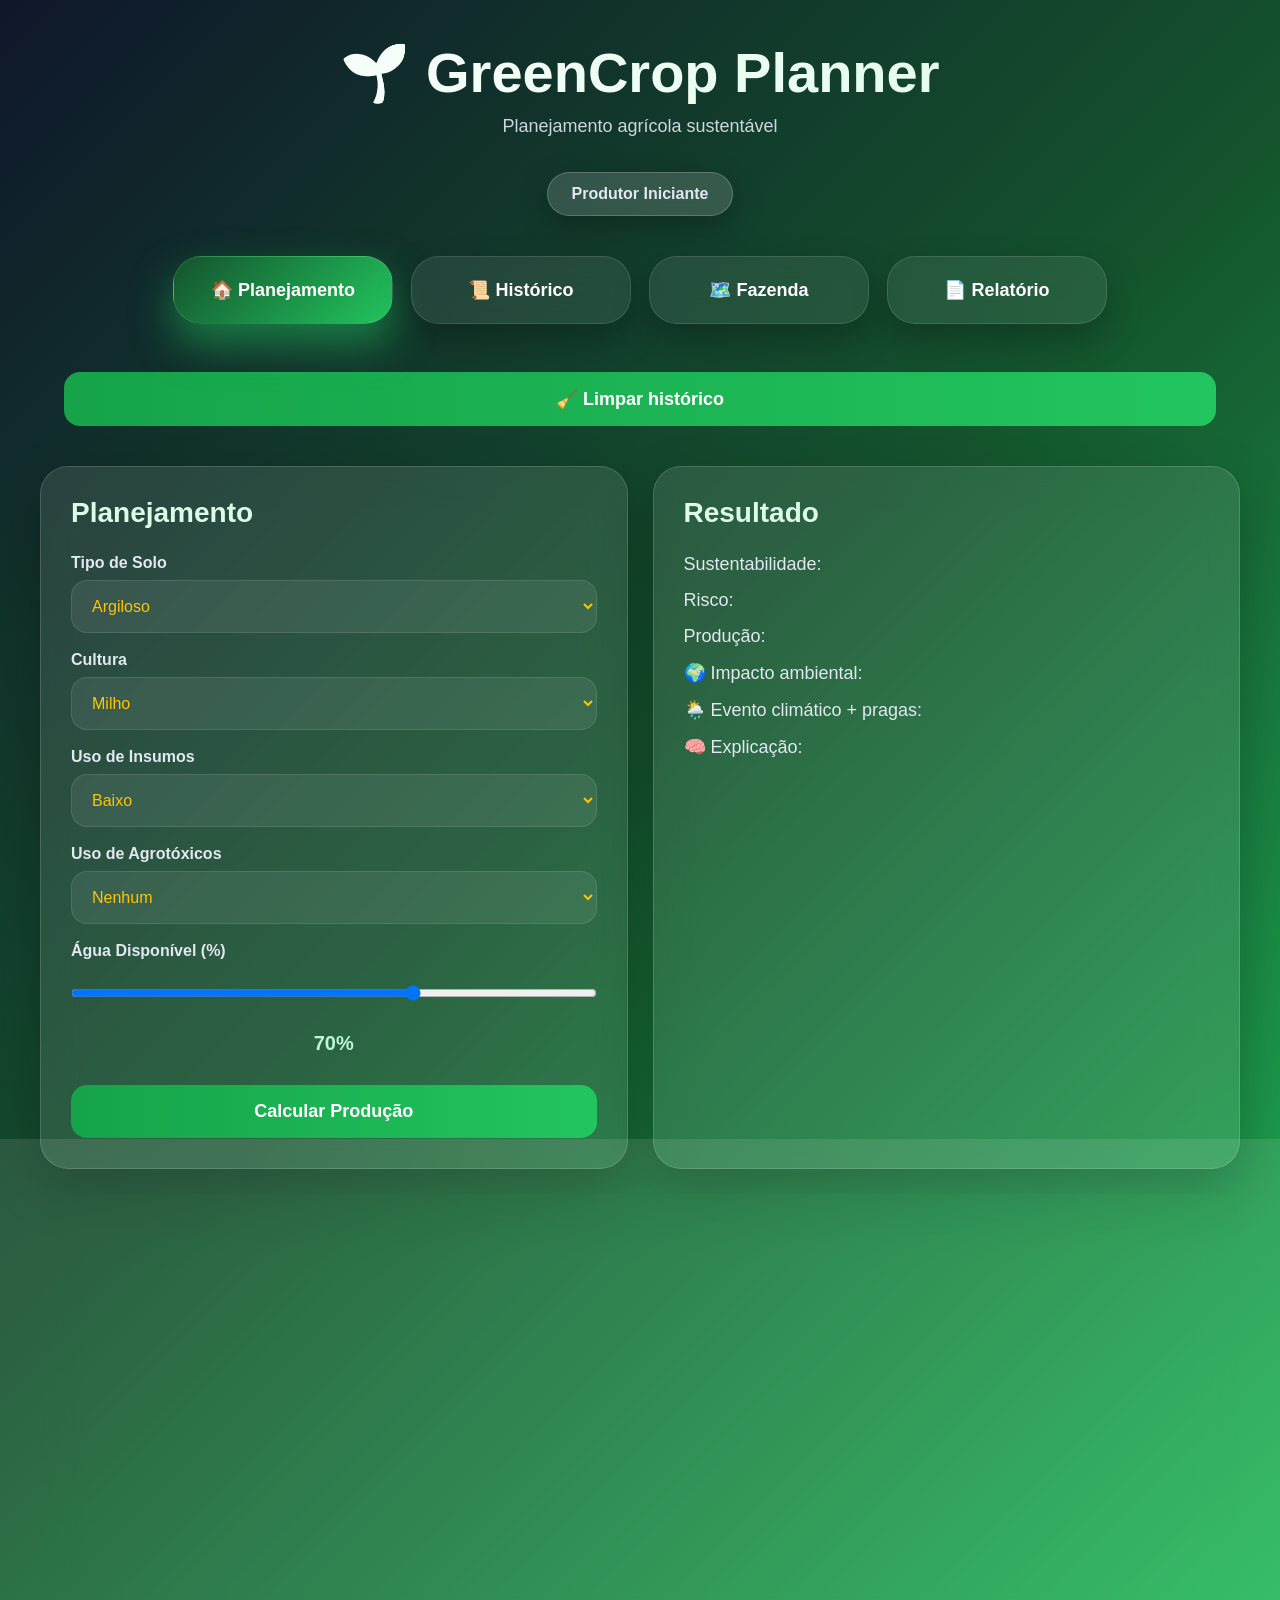
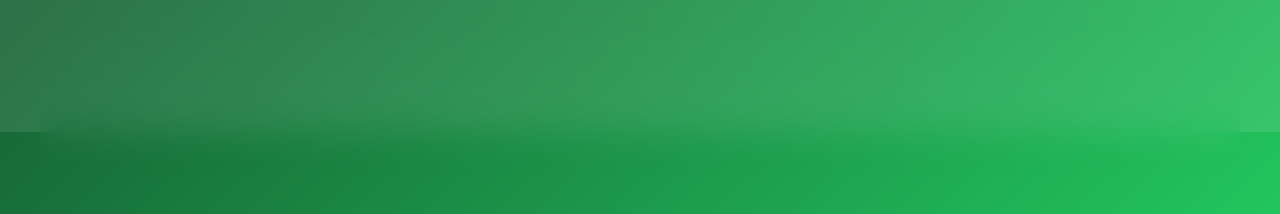
<file: index.html>
<!DOCTYPE html>

<html lang="pt-br">

<head>

<meta charset="UTF-8">
<meta name="viewport" content="width=device-width,initial-scale=1">

<title>GreenCrop Planner</title>

<link rel="stylesheet" href="css/styles.css">

</head>

<body>

<header>

<h1>🌱 GreenCrop Planner</h1>

<p>
Planejamento agrícola sustentável
</p>

<div id="nivel">
Produtor Iniciante
</div>

</header>

<nav class="navbar">

<div class="nav-container">

<a class="active" href="index.html">
🏠 Planejamento
</a>

<a href="historico.html">
📜 Histórico
</a>

<a href="mapa.html">
🗺️ Fazenda
</a>

<a href="relatorio.html">
📄 Relatório
</a>

<button id="limparHistorico">
🧹 Limpar histórico
</button>

</div>

</nav>

<main>

<section class="card">

<h2>Planejamento</h2>


<label>Tipo de Solo</label>
<select id="solo"></select>

<label>Cultura</label>
<select id="cultura"></select>

<label>Uso de Insumos</label>
<select id="insumos"></select>

<label>Uso de Agrotóxicos</label>
<select id="agrotoxicos"></select>


<label>Água Disponível (%)</label>

<input
type="range"
min="10"
max="100"
value="70"
id="agua"
>

<div id="valorAgua">
70%
</div>


<button id="calcular">

Calcular Produção

</button>

</section>



<section class="card">

<h2>Resultado</h2>

<p>Sustentabilidade:
<span id="sust"></span></p>

<p>Risco:
<span id="risco"></span></p>

<p>Produção:
<span id="producao"></span></p>

<p>🌍 Impacto ambiental:
<span id="impacto"></span></p>

<p>🌦️ Evento climático + pragas:
<span id="evento"></span></p>

<p>🧠 Explicação:</p>
<div id="explicacao"></div>

</section>

</main>


<section class="card">

<h2>Como funciona a calculadora</h2>

<table>

<tr>

<th>Parâmetro</th>

<th>Função</th>

</tr>

<tr>

<td>Solo</td>

<td>Influência na absorção e fertilidade</td>

</tr>

<tr>

<td>Cultura</td>

<td>Produção base agrícola</td>

</tr>

<tr>

<td>Clima</td>

<td>Impacta crescimento</td>

</tr>

<tr>

<td>Água</td>

<td>Equilibra produtividade e sustentabilidade</td>

</tr>

<tr>

<td>Sustentabilidade</td>

<td>Quanto mais próximo de 70% de água, melhor</td>

</tr>

</table>

</section>



<section class="card">

<h2>Histórico</h2>

<div id="historico">

Nenhuma decisão ainda

</div>

</section>



<script src="js/dados.js"></script>
<script src="js/calculadora.js"></script>
<script src="js/clima.js"></script>
<script src="js/pragas.js"></script>
<script src="js/historico.js"></script>
<script src="js/niveis.js"></script>
<script src="js/explicacao.js"></script>
<script src="js/app.js"></script>


</body>

</html>
</file>
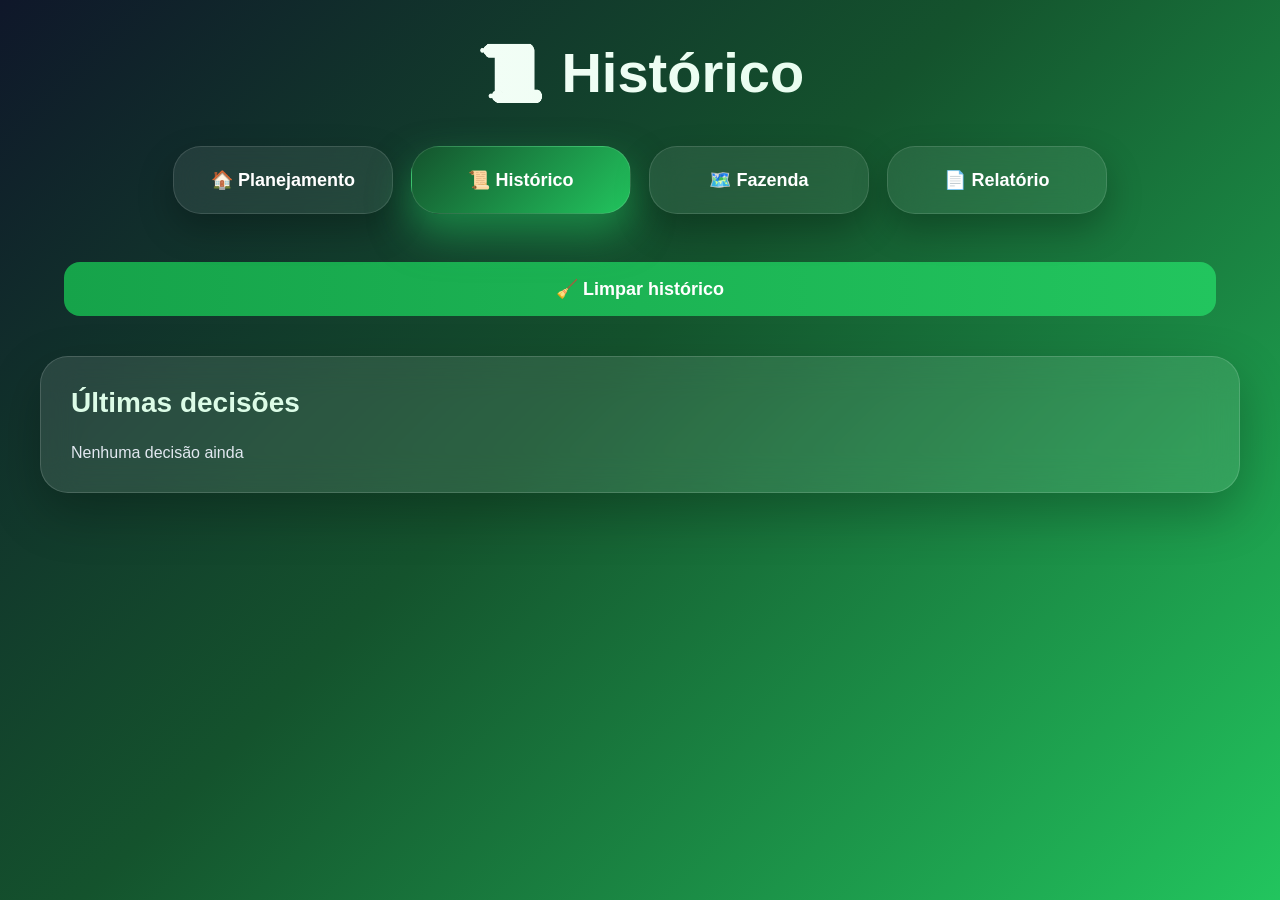
<file: historico.html>
<!DOCTYPE html>

<html lang="pt-br">

<head>

<meta charset="UTF-8">

<title>Histórico</title>

<link rel="stylesheet"
href="css/styles.css">

</head>

<body>

<header>

<h1>📜 Histórico</h1>

</header>


<nav class="navbar">

<div class="nav-container">

<a href="index.html">
🏠 Planejamento
</a>

<a class="active">
📜 Histórico
</a>

<a href="mapa.html">
🗺️ Fazenda
</a>

<a href="relatorio.html">
📄 Relatório
</a>

<button id="limparHistorico">
🧹 Limpar histórico
</button>

</div>

</nav>


<section class="card">

<h2>Últimas decisões</h2>

<div id="historico"></div>

</section>


<script src="js/historico.js"></script>

<script>

mostrar();

</script>

</body>

</html>
</file>
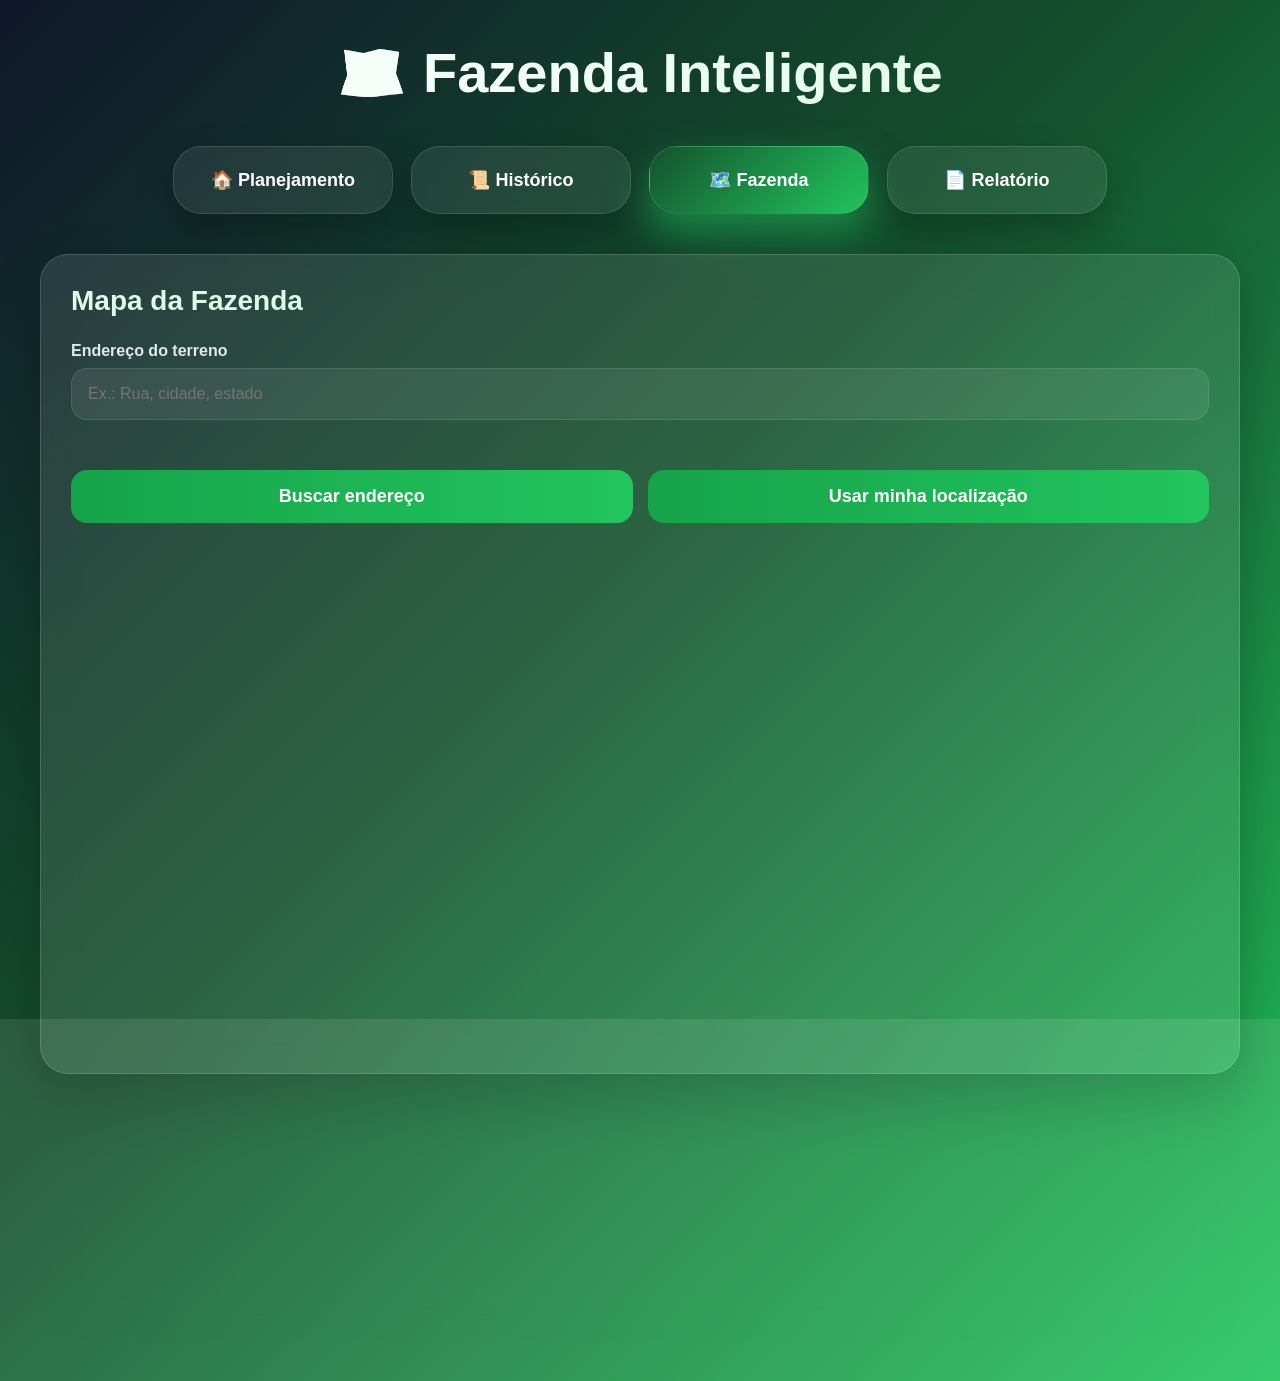
<file: mapa.html>
<!DOCTYPE html>

<html>

<head>

<meta charset="UTF-8">

<title>Mapa da Fazenda</title>

<link rel="stylesheet"
href="css/styles.css">

</head>

<body>

<header>

<h1>🗺️ Fazenda Inteligente</h1>

</header>


<nav class="navbar">

<div class="nav-container">

<a href="index.html">
🏠 Planejamento
</a>

<a href="historico.html">
📜 Histórico
</a>

<a class="active">
🗺️ Fazenda
</a>

<a href="relatorio.html">
📄 Relatório
</a>

</div>

</nav>


<section class="card">

<h2>Mapa da Fazenda</h2>

<label>
Endereço do terreno
</label>

<input
type="text"
id="endereco"
placeholder="Ex.: Rua, cidade, estado"
>

<div class="acoes-mapa">

<button id="buscarEndereco">
Buscar endereço
</button>

<button id="usarLocalizacao">
Usar minha localização
</button>

</div>


<div id="map"></div>

</section>


<section class="card">

<h2>Condições atuais</h2>

<p>📍 Local:
<span id="cidade"></span>
</p>

<p>🌡️ Temperatura:
<span id="temp"></span>
</p>

<p>☁️ Clima:
<span id="clima"></span>
</p>

<p>💨 Vento:
<span id="vento"></span>
</p>

</section>


<script src="js/mapa.js"></script>

</body>

</html>
</file>
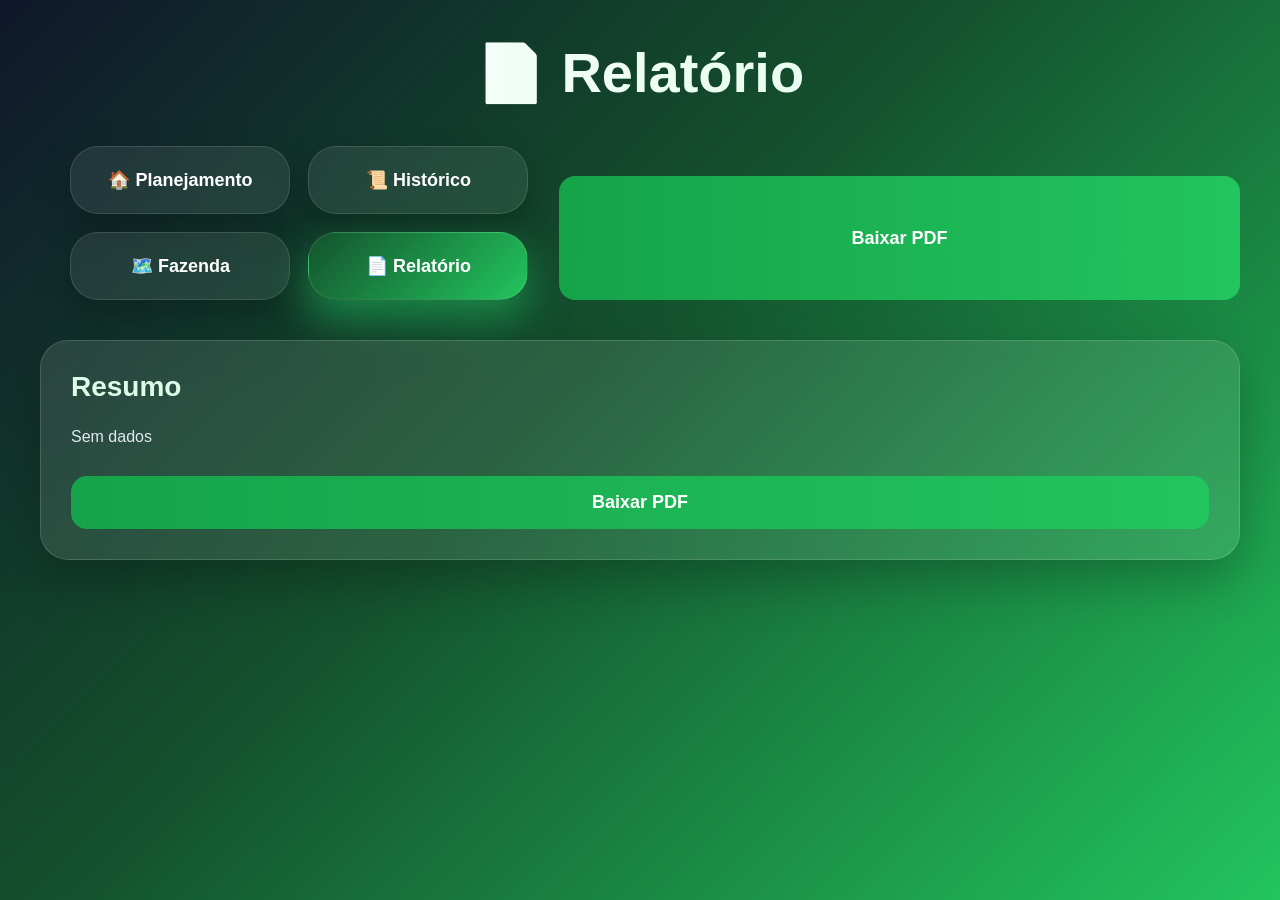
<file: relatorio.html>
<!DOCTYPE html>

<html>

<head>

<meta charset="UTF-8">

<title>Relatório</title>

<link rel="stylesheet"
href="css/styles.css">

</head>

<body>

<header>

<h1>📄 Relatório</h1>

</header>


<nav class="navbar">

<div class="nav-container">

<a href="index.html">
🏠 Planejamento
</a>

<a href="historico.html">
📜 Histórico
</a>

<a href="mapa.html">
🗺️ Fazenda
</a>

<a class="active">
📄 Relatório
</a>

</div>
<button onclick="window.print()">

Baixar PDF

</button>

</nav>


<section class="card">

<h2>Resumo</h2>

<div id="relatorio"></div>

<button onclick="window.print()">

Baixar PDF

</button>

</section>


<script src="js/relatorio.js"></script>

</body>

</html>
</file>
<file: css/styles.css>
*{
margin:0;
padding:0;
box-sizing:border-box;
font-family:
Inter,
Segoe UI,
sans-serif;
}

body{

min-height:100vh;

background:
linear-gradient(
135deg,
#0f172a,
#14532d 45%,
#22c55e
);

padding:40px;

color:#e2e8f0;

}


header{

text-align:center;

margin-bottom:40px;

}


h1{

font-size:56px;

font-weight:800;

background:

linear-gradient(
90deg,
#ffffff,
#dcfce7
);

-webkit-background-clip:text;

color:transparent;

margin-bottom:10px;

}


header p{

font-size:18px;

opacity:.9;

}


#nivel{

display:inline-flex;

align-items:center;

justify-content:center;

padding:12px 24px;

margin-top:20px;

border-radius:999px;

background:

rgba(
255,
255,
255,
.15
);

backdrop-filter:

blur(20px);

border:

1px solid

rgba(
255,
255,
255,
.2
);

font-weight:700;

box-shadow:

0 10px 30px

rgba(
0,
0,
0,
.25
);

}


main{

display:grid;

grid-template-columns:

repeat(
auto-fit,
minmax(
420px,
1fr
)

);

gap:25px;

margin-bottom:25px;

}


.card{

background:

rgba(
255,
255,
255,
.10
);

backdrop-filter:

blur(18px);

border:

1px solid

rgba(
255,
255,
255,
.15
);

padding:30px;

border-radius:28px;

box-shadow:

0 20px 50px

rgba(
0,
0,
0,
.25
);

transition:
.3s;

}


.card:hover{

transform:

translateY(
-4px
);

}


.card h2{

margin-bottom:25px;

font-size:28px;

color:#dcfce7;

}


label{

display:block;

margin-top:18px;

margin-bottom:8px;

font-weight:600;

}


select,
input,
button{

width:100%;

padding:16px;

border:none;

border-radius:16px;

font-size:16px;


}


select,
input{

background:

rgba(
255,
255,
255,
.08
);

color:rgb(255, 196, 0);

border:

1px solid

rgba(
255,
255,
255,
.1
);

outline:none;

}


select:focus,
input:focus{

border-color:

#86efac;

box-shadow:

0 0 20px

rgba(
134,
239,
172,
.4
);

}


button{

margin-top:30px;

background:

linear-gradient(
90deg,
#16a34a,
#22c55e
);

color:white;

font-size:18px;

font-weight:700;

cursor:pointer;

transition:
.25s;

}


button:hover{

transform:

translateY(-3px);

box-shadow:

0 15px 40px

rgba(
34,
197,
94,
.5
);

}


#valorAgua{

margin-top:10px;

text-align:center;

font-size:20px;

font-weight:700;

color:#bbf7d0;

}


table{

width:100%;

overflow:hidden;

border-collapse:collapse;

border-radius:18px;

margin-top:20px;

}


th{

background:

rgba(
34,
197,
94,
.35
);

padding:18px;

}


td{

padding:18px;

background:

rgba(
255,
255,
255,
.04
);

}


tr{

transition:
.2s;

}


tr:hover{

transform:

scale(1.01);

background:

rgba(
255,
255,
255,
.08
);

}


#historico{

display:grid;

gap:12px;

}


#historico div{

padding:18px;

border-radius:16px;

background:

rgba(
255,
255,
255,
.06
);

border-left:

6px solid

#4ade80;

transition:
.25s;

}


#historico div:hover{

transform:

translateX(
8px
);

}


p{

margin-bottom:15px;

font-size:18px;

}


span{

font-weight:800;

color:#bbf7d0;

}


@media(
max-width:900px
){

body{

padding:20px;

}

h1{

font-size:40px;

}

main{

grid-template-columns:1fr;

}

.card{

padding:20px;

}

/* MENU */




}

/* ---------- MENU ---------- */

/* ===== MENU BOTÕES ===== */

.navbar{

display:flex;

justify-content:center;

margin-bottom:40px;

}


.nav-container{

display:flex;

gap:18px;

flex-wrap:wrap;

justify-content:center;

}


.nav-container a{

min-width:220px;

padding:22px;

text-decoration:none;

color:white;

font-size:18px;

font-weight:700;

text-align:center;

border-radius:28px;

background:

rgba(
255,
255,
255,
0.08
);

backdrop-filter:

blur(20px);

border:

1px solid

rgba(
255,
255,
255,
0.12
);

box-shadow:

0 15px 35px

rgba(
0,
0,
0,
0.25
);

transition:
.3s;

display:flex;

justify-content:center;

align-items:center;

gap:12px;

}


.nav-container a:hover{

transform:

translateY(-8px);

background:

linear-gradient(
135deg,
#16a34a,
#22c55e
);

box-shadow:

0 25px 45px

rgba(
34,
197,
94,
0.45
);

}


.nav-container a.active{

background:

linear-gradient(
135deg,
#14532d,
#22c55e
);

box-shadow:

0 20px 40px

rgba(
34,
197,
94,
0.5
);

}


@media(max-width:900px){

.nav-container{

flex-direction:column;

width:100%;

}

.nav-container a{

width:100%;

}

}

#map{

width:100%;

height:500px;

border-radius:20px;

overflow:hidden;

}

.acoes-mapa{

display:flex;

gap:15px;

margin-top:20px;

margin-bottom:20px;

flex-wrap:wrap;

}

.acoes-mapa button{

flex:1;

min-width:220px;

}
</file>
